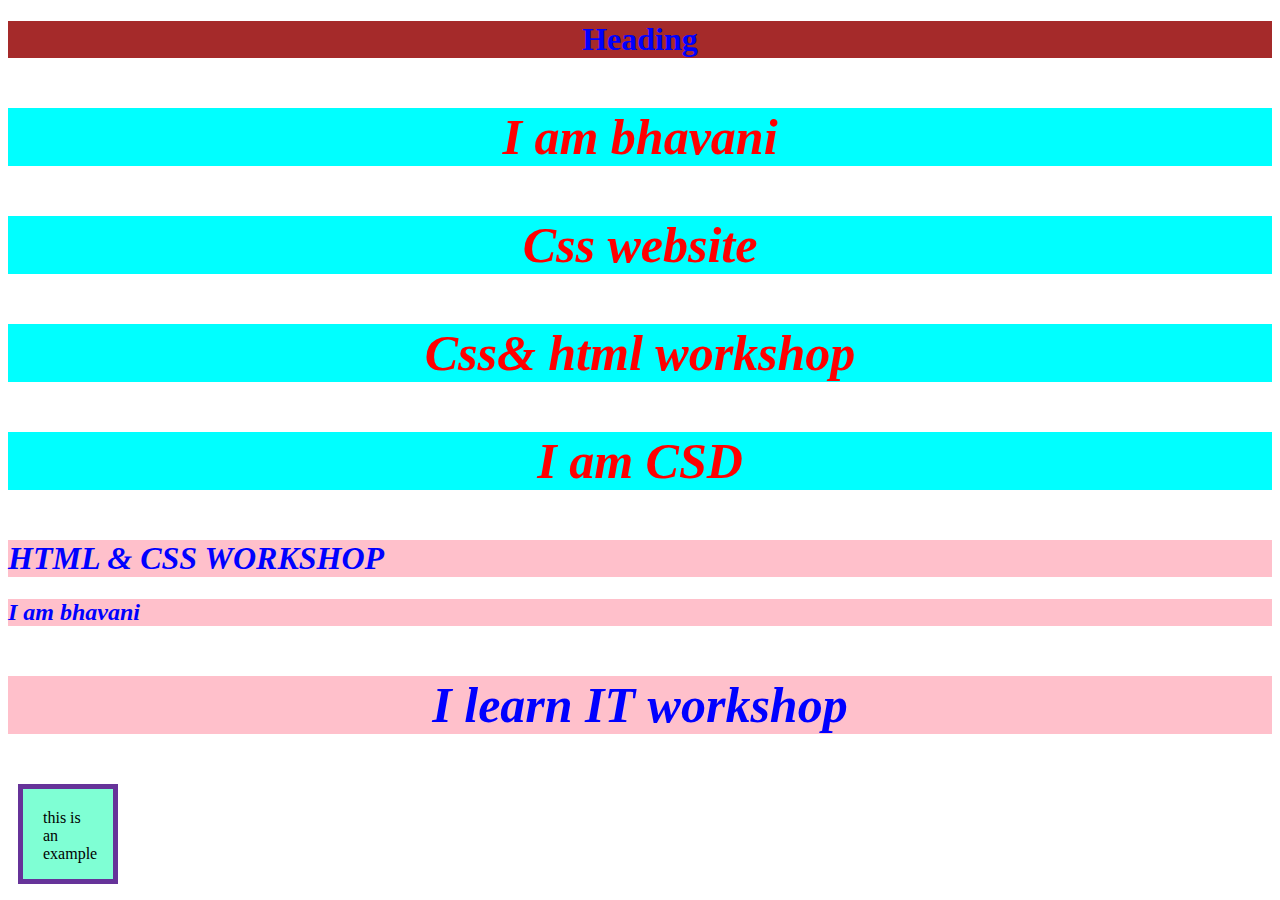
<file: index.html>
<!DOCTYPE html>
<html lang="en">
<head>
    <meta charset="UTF-8">
    <meta name="viewport" content="width=device-width, initial-scale=1.0">
    <title>Document</title>

    <style>
        p{
            color: red;
            font-size: 50px;
            background-color:aqua;
            text-align: center;
            font-weight: bold;
            text-decoration: dotted;
            font-style: italic;        
        }
        .intro{
            color:blue;
            font-weight: bolder;
            background-color: pink;
            font-style: oblique;
            font: weight 50px;
            text-decoration: double; 
        }
        .box{
            width: 50px;
            height: 50px;
            padding: 20px;
            border: 5px solid rebeccapurple;
            margin: 10px;
            background-color: aquamarine;
        }
    </style>
</head>
<body>
    
    <h1 style="color: blue; background-color: brown; font-size:   'Courier New', Courier, monospace; text-align: center; ">Heading</h1>
                                                                                                                                                                                               



    <p>I am bhavani</p>
     <p>Css website</p>  
     <p>Css& html workshop</p>
     <p>I am CSD</p> 
     <h1 class="intro">HTML & CSS WORKSHOP</h1>
     <h2 class="intro">I am bhavani</h2>
     <P class="intro">I learn IT workshop</P>
     <div class="box">this is an example</div>
    
</body>
</file>
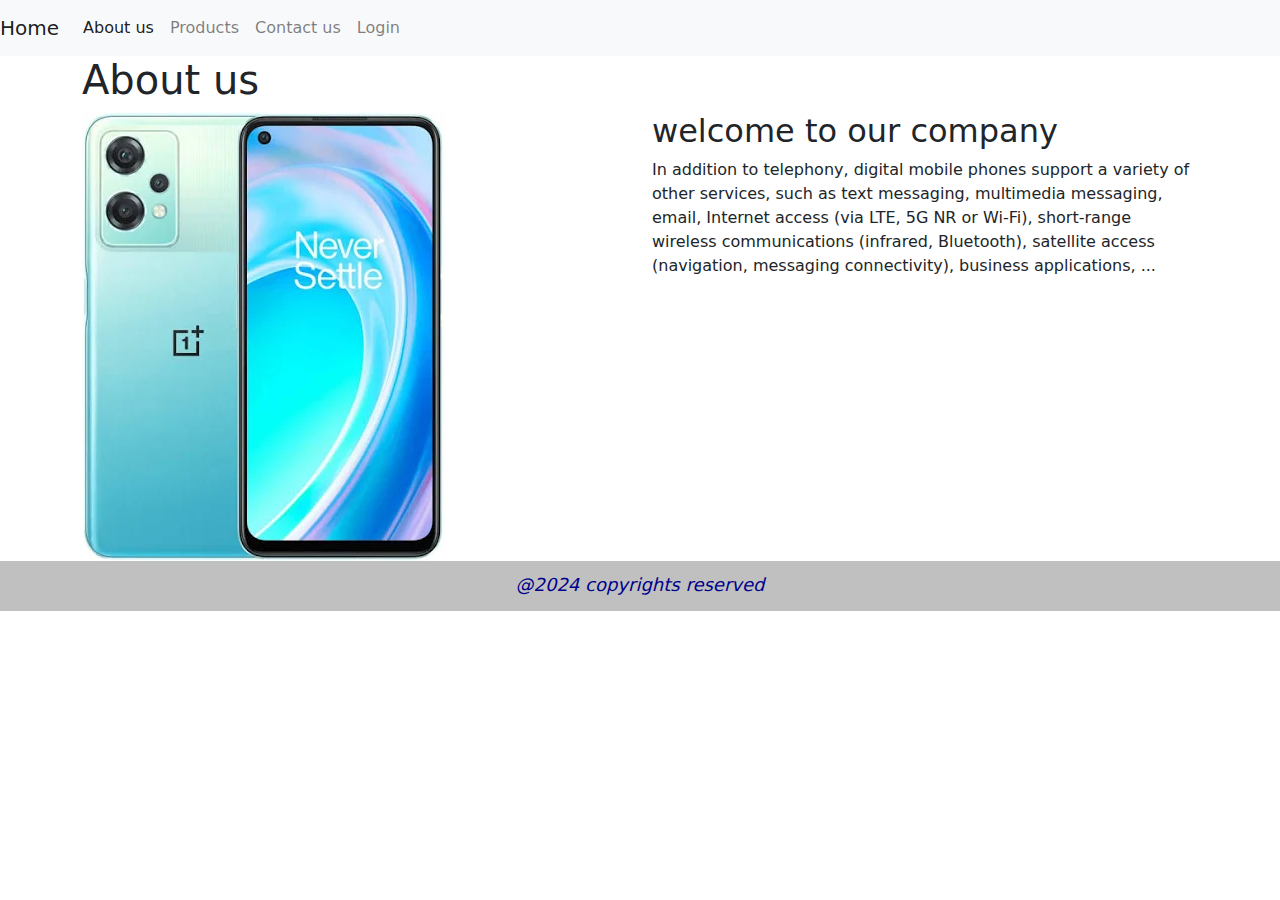
<file: aboutus1.html>
<!DOCTYPE html>
<html lang="en">
<head>
    <meta charset="UTF-8">
    <meta name="viewport" content="width=device-width, initial-scale=1.0">
    <title>About Us</title>
    <script src="https://code.jquery.com/jquery-3.4.1.slim.min.js" integrity="sha384-J6qa4849blE2+poT4WnyKhv5vZF5SrPo0iEjwBvKU7imGFAV0wwj1yYfoRSJoZ+n" crossorigin="anonymous"></script>
<script src="https://cdn.jsdelivr.net/npm/popper.js@1.16.0/dist/umd/popper.min.js" integrity="sha384-Q6E9RHvbIyZFJoft+2mJbHaEWldlvI9IOYy5n3zV9zzTtmI3UksdQRVvoxMfooAo" crossorigin="anonymous"></script>
<script src="https://cdn.jsdelivr.net/npm/bootstrap@4.4.1/dist/js/bootstrap.min.js" integrity="sha384-wfSDF2E50Y2D1uUdj0O3uMBJnjuUD4Ih7YwaYd1iqfktj0Uod8GCExl3Og8ifwB6" crossorigin="anonymous"></script>
<link rel="stylesheet" href="https://cdn.jsdelivr.net/npm/bootstrap@4.4.1/dist/css/bootstrap.min.css" integrity="sha384-Vkoo8x4CGsO3+Hhxv8T/Q5PaXtkKtu6ug5TOeNV6gBiFeWPGFN9MuhOf23Q9Ifjh" crossorigin="anonymous">
    <link rel="stylesheet" href="footer.css">
    <link rel="stylesheet" href="https://cdn.jsdelivr.net/npm/bootstrap@4.0.0/dist/css/bootstrap.min.css" integrity="sha384-Gn5384xqQ1aoWXA+058RXPxPg6fy4IWvTNh0E263XmFcJlSAwiGgFAW/dAiS6JXm" crossorigin="anonymous">
    <link rel="stylesheet" href=" https://cdn.jsdelivr.net/npm/bootstrap@5.3.3/dist/css/bootstrap.min.css">
    <link rel="stylesheet" href="#">
    <nav class="navbar navbar-expand-lg navbar-light bg-light">
      
      <a class="navbar-brand" href="aboutus1.html">Home</a>
      <button class="navbar-toggler" type="button" data-toggle="collapse" data-target="#navbarNavAltMarkup" aria-controls="navbarNavAltMarkup" aria-expanded="false" aria-label="Toggle navigation">
        <span class="navbar-toggler-icon"></span>
      </button>
      <div class="collapse navbar-collapse" id="navbarNavAltMarkup">
        <div class="navbar-nav">
          <a class="nav-item nav-link active" href="aboutus1.html">About us <span class="sr-only">(current)</span></a>
          <a class="nav-item nav-link" href="cards.html">Products</a>
          <a class="nav-item nav-link" href="contact.html">Contact us</a>
          <a class="nav-item nav-link" href="login.html">Login</a>
        </div>
      </div>
    </nav>
</head>
<body>
  <div class="container">
   <div class="about-section">
    <h1 class="text-color">About us</h1>
    <div class="row">
      <div class="col-md-6">
        <img src="img-3.webp" alt="img-4.webp" class="img"> 

      </div>
      <div class="col-md-6 text-start">
        <h2>welcome to our company</h2>
        <p>
          In addition to telephony, digital mobile phones support a variety of other services, such as text messaging, multimedia messaging, email, Internet access (via LTE, 5G NR or Wi-Fi), short-range wireless communications (infrared, Bluetooth), satellite access (navigation, messaging connectivity), business applications, ...
        </p>
      </div>

    </div>
   </div> 
  </div>
  <footer>
    <p>@2024 copyrights reserved <div class=flowers></div></p>
   </footer> 
</body>

</html>
</file>
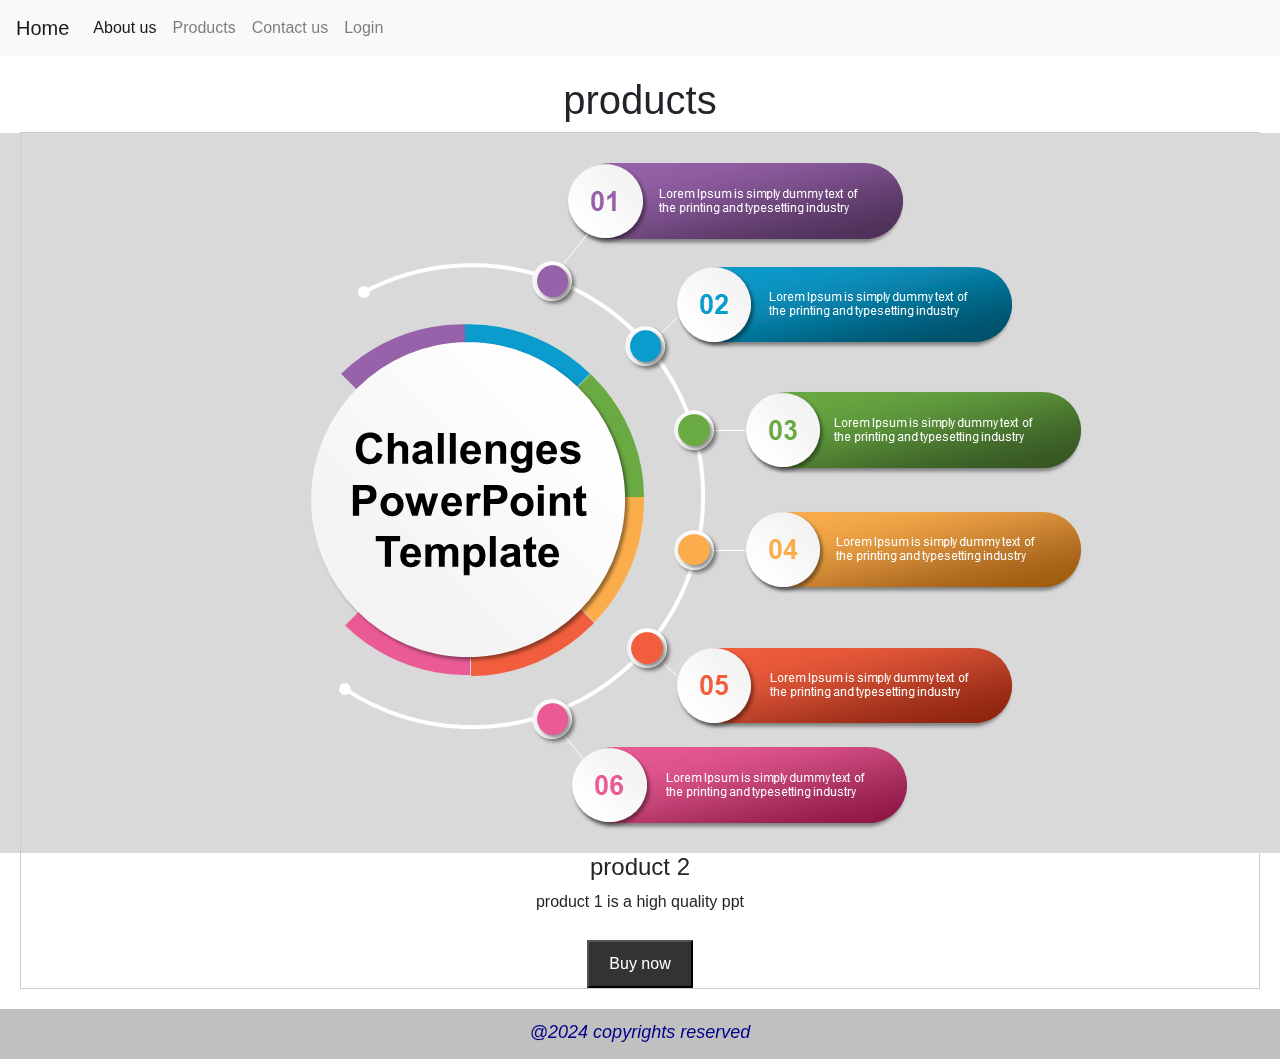
<file: cards.html>
<!DOCTYPE html>
<html lang="en">
<head>
    <meta charset="UTF-8">
    <meta name="viewport" content="width=device-width, initial-scale=1.0">
    <title>Document</title>
    <script src="https://code.jquery.com/jquery-3.4.1.slim.min.js" integrity="sha384-J6qa4849blE2+poT4WnyKhv5vZF5SrPo0iEjwBvKU7imGFAV0wwj1yYfoRSJoZ+n" crossorigin="anonymous"></script>
<script src="https://cdn.jsdelivr.net/npm/popper.js@1.16.0/dist/umd/popper.min.js" integrity="sha384-Q6E9RHvbIyZFJoft+2mJbHaEWldlvI9IOYy5n3zV9zzTtmI3UksdQRVvoxMfooAo" crossorigin="anonymous"></script>
<script src="https://cdn.jsdelivr.net/npm/bootstrap@4.4.1/dist/js/bootstrap.min.js" integrity="sha384-wfSDF2E50Y2D1uUdj0O3uMBJnjuUD4Ih7YwaYd1iqfktj0Uod8GCExl3Og8ifwB6" crossorigin="anonymous"></script>
<link rel="stylesheet" href="https://cdn.jsdelivr.net/npm/bootstrap@4.4.1/dist/css/bootstrap.min.css" integrity="sha384-Vkoo8x4CGsO3+Hhxv8T/Q5PaXtkKtu6ug5TOeNV6gBiFeWPGFN9MuhOf23Q9Ifjh" crossorigin="anonymous">
    <link rel="stylesheet" href="cards.css">
    <link rel="stylesheet" href="footer.css">
     <link rel="stylesheet" href="https://cdn.jsdelivr.net/npm/bootstrap@4.0.0/dist/css/bootstrap.min.css" integrity="sha384-Gn5384xqQ1aoWXA+058RXPxPg6fy4IWvTNh0E263XmFcJlSAwiGgFAW/dAiS6JXm" crossorigin="anonymous">
    <nav class="navbar navbar-expand-lg navbar-light bg-light">
      
      <a class="navbar-brand" href="#">Home</a>
      <button class="navbar-toggler" type="button" data-toggle="collapse" data-target="#navbarNavAltMarkup" aria-controls="navbarNavAltMarkup" aria-expanded="false" aria-label="Toggle navigation">
        <span class="navbar-toggler-icon"></span>
      </button>
      <div class="collapse navbar-collapse" id="navbarNavAltMarkup">
        <div class="navbar-nav">
          <a class="nav-item nav-link active" href="aboutus1.html">About us <span class="sr-only">(current)</span></a>
          <a class="nav-item nav-link" href="produts.html">Products</a>
          <a class="nav-item nav-link" href="contact us.html">Contact us</a>
          <a class="nav-item nav-link" href="login.html">Login</a>
        </div>
      </div>
    </nav>
</head>
<body>
 <div class="products">
   <h1> products</h1>
<div class="product-grid">
   <div class="product-card">
    <img src="image-5.png" alt="image-1">
    <h4> product 1</h4>
    <p> product 1 is a high quality ppt</p>
    <button>Buy now</button>
   </div> 
   <div class="product-card">
    <img src="image-5.png" alt="image-1">
    <h4> product 2</h4>
    <p> product 1 is a high quality ppt</p>
    <button>Buy now</button>
   </div>
   <div class="product-card">
    <img src="image-5.png" alt="image-1">
    <h4> product 2</h4>
    <p> product 1 is a high quality ppt</p>
    <button>Buy now</button>
   </div>
</div>
</div>
<footer>
   <p>@2024 copyrights reserved <div class=flowers></div></p>
  </footer> 
</body>
</html>
</file>
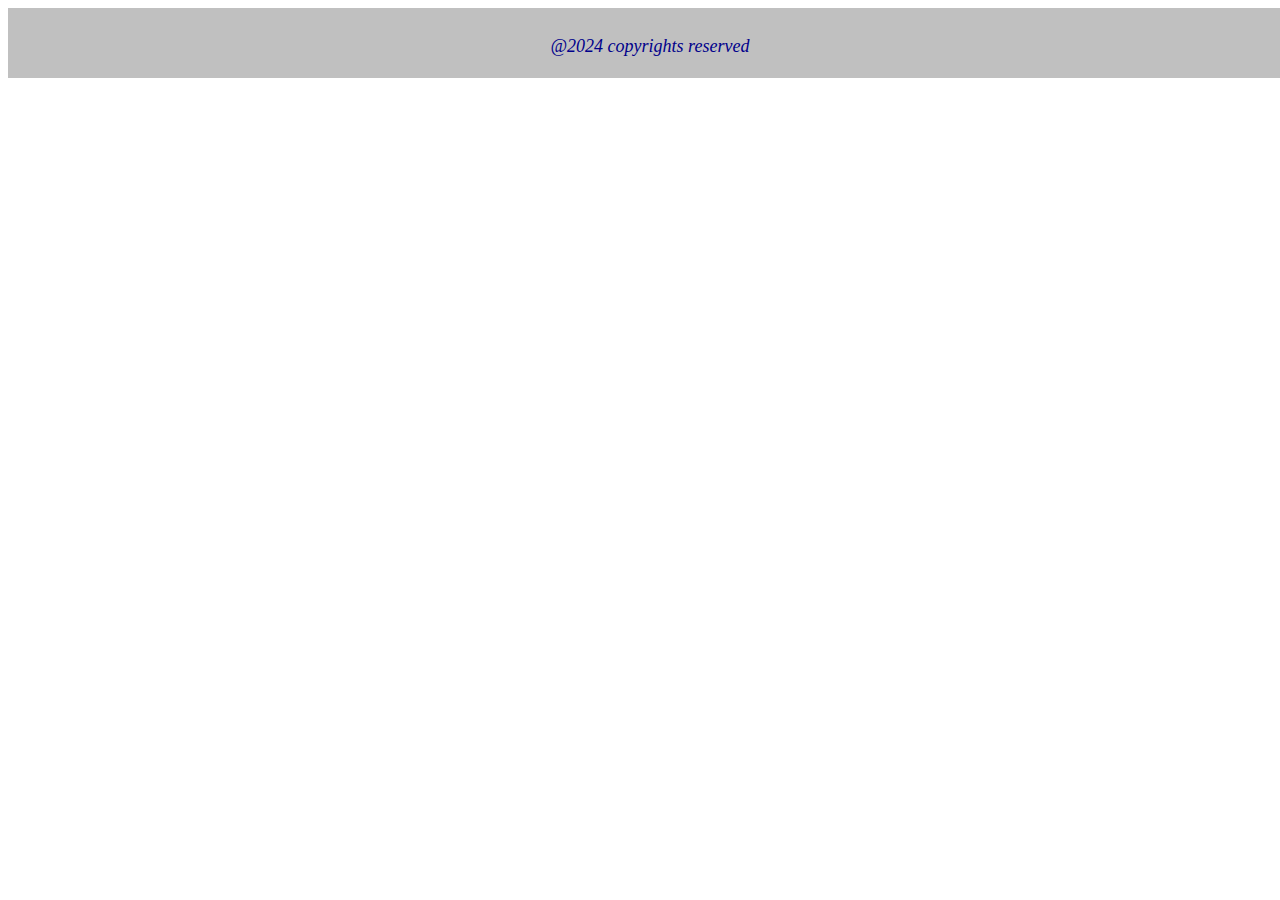
<file: footer.html>
<!DOCTYPE html>
<html lang="en">
<head>
    <meta charset="UTF-8">
    <meta name="viewport" content="width=device-width, initial-scale=1.0">
    <title>Document</title>
    <link rel="stylesheet" href="footer.css">
</head>
<body>
   <footer>
    <p>@2024 copyrights reserved <div class=flowers></div></p>
   </footer> 
</body>
</html>
</file>
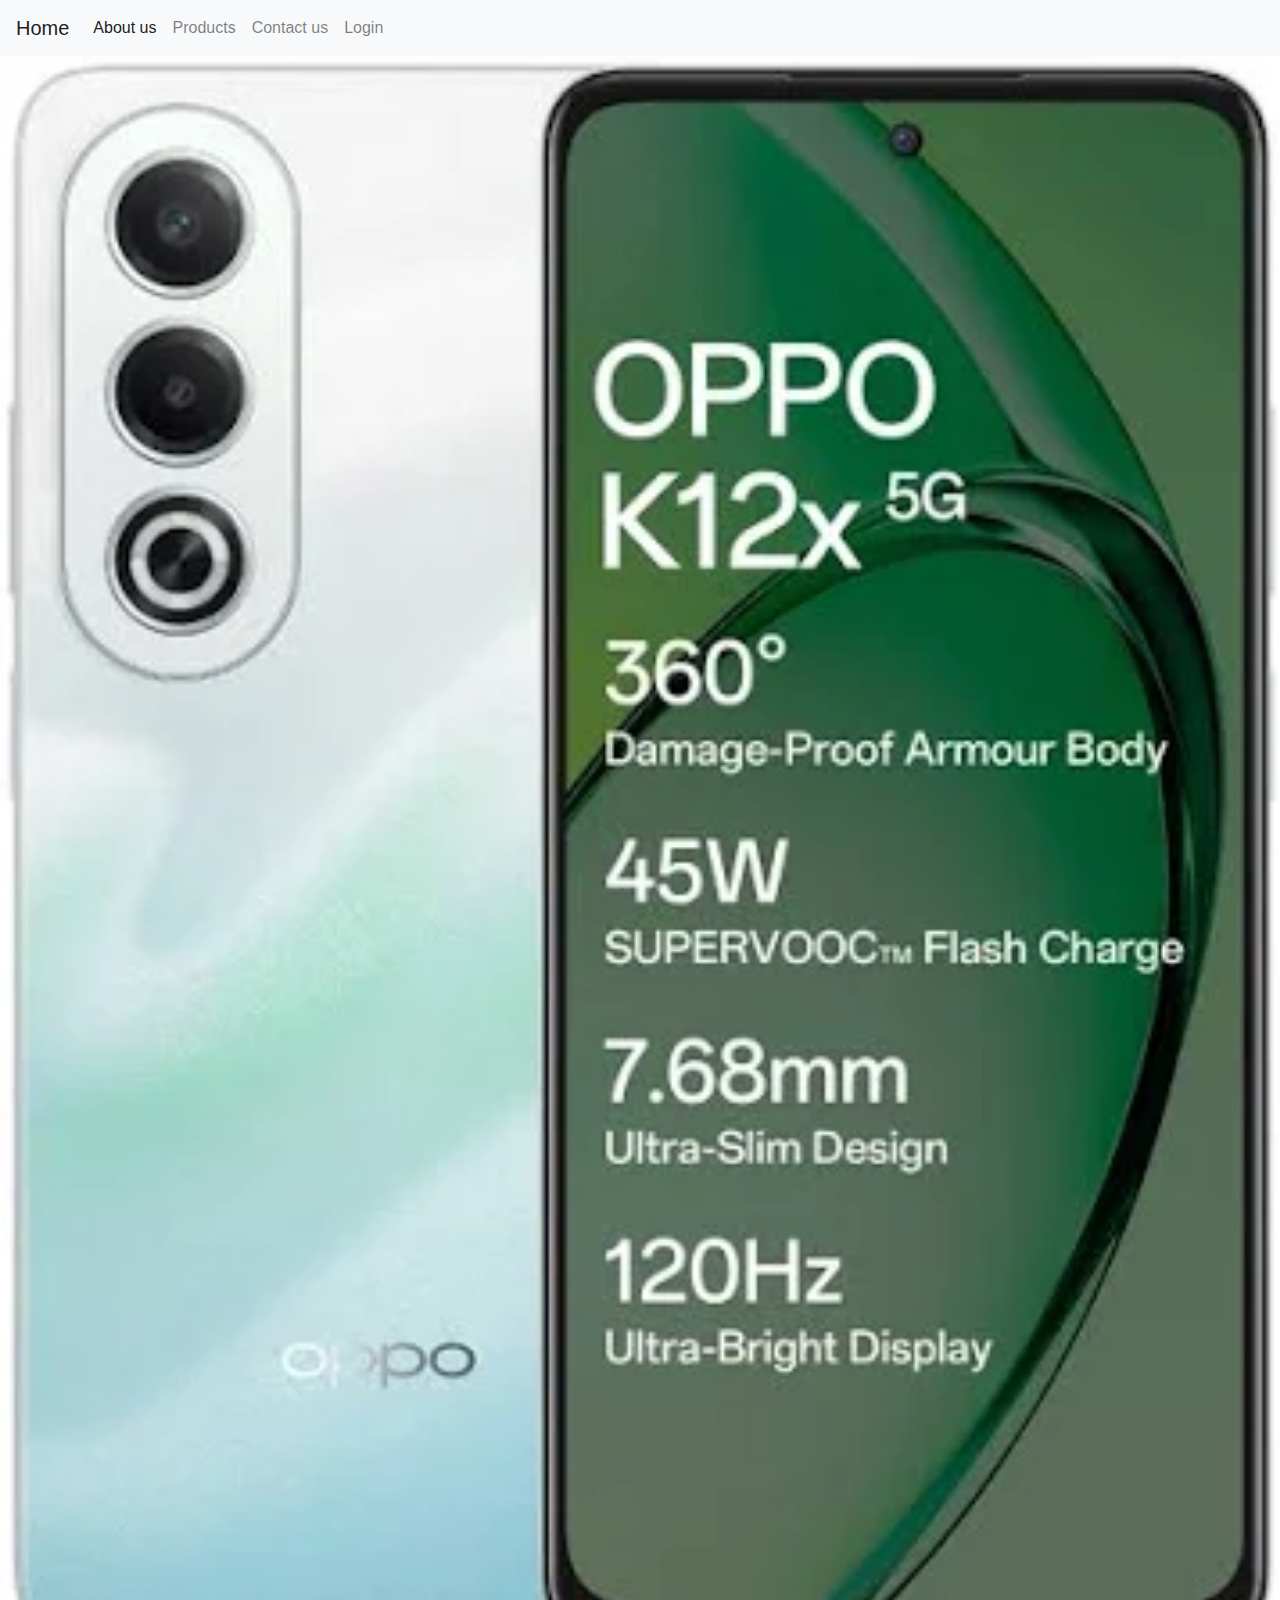
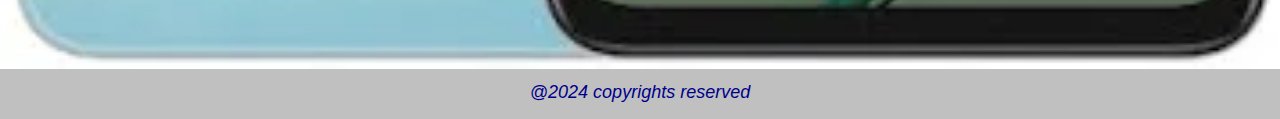
<file: home.html>
<!DOCTYPE html>
<html lang="en">
<head>
    <meta charset="UTF-8">
    <meta name="viewport" content="width=device-width, initial-scale=1.0">
    <title>Document</title>
    <link rel="stylesheet" href="footer.css">
    <link rel="stylesheet" href="https://cdn.jsdelivr.net/npm/bootstrap@4.0.0/dist/css/bootstrap.min.css" integrity="sha384-Gn5384xqQ1aoWXA+058RXPxPg6fy4IWvTNh0E263XmFcJlSAwiGgFAW/dAiS6JXm" crossorigin="anonymous">
      <nav class="navbar navbar-expand-lg navbar-light bg-light">
        <a class="navbar-brand" href="home.html">Home</a>
        <button class="navbar-toggler" type="button" data-toggle="collapse" data-target="#navbarNavAltMarkup" aria-controls="navbarNavAltMarkup" aria-expanded="false" aria-label="Toggle navigation">
          <span class="navbar-toggler-icon"></span>
        </button>
        <div class="collapse navbar-collapse" id="navbarNavAltMarkup">
          <div class="navbar-nav">
            <a class="nav-item nav-link active" href="aboutus1.html">About us <span class="sr-only">(current)</span></a>
            <a class="nav-item nav-link" href="cards.html">Products</a>
            <a class="nav-item nav-link" href="contact.html">Contact us</a>
            <a class="nav-item nav-link" href="login.html">Login</a>
          </div>
        </div>
      </nav>
      
</body>

    <script src="https://code.jquery.com/jquery-3.4.1.slim.min.js" integrity="sha384-J6qa4849blE2+poT4WnyKhv5vZF5SrPo0iEjwBvKU7imGFAV0wwj1yYfoRSJoZ+n" crossorigin="anonymous"></script>
<script src="https://cdn.jsdelivr.net/npm/popper.js@1.16.0/dist/umd/popper.min.js" integrity="sha384-Q6E9RHvbIyZFJoft+2mJbHaEWldlvI9IOYy5n3zV9zzTtmI3UksdQRVvoxMfooAo" crossorigin="anonymous"></script>
<script src="https://cdn.jsdelivr.net/npm/bootstrap@4.4.1/dist/js/bootstrap.min.js" integrity="sha384-wfSDF2E50Y2D1uUdj0O3uMBJnjuUD4Ih7YwaYd1iqfktj0Uod8GCExl3Og8ifwB6" crossorigin="anonymous"></script>
<link rel="stylesheet" href="https://cdn.jsdelivr.net/npm/bootstrap@4.4.1/dist/css/bootstrap.min.css" integrity="sha384-Vkoo8x4CGsO3+Hhxv8T/Q5PaXtkKtu6ug5TOeNV6gBiFeWPGFN9MuhOf23Q9Ifjh" crossorigin="anonymous">
    
</head>
<body>
    <div id="carouselExampleSlidesOnly" class="carousel slide" data-ride="carousel">
        <div class="carousel-inner">
          <div class="carousel-item active">
            <img class="d-block w-100" src="img-oppo.webp" alt="First slide">
          </div>
          <div class="carousel-item">
            <img class="d-block w-100" src="img-vivo.jpg" alt="Second slide">
          </div>
          <div class="carousel-item">
            <img class="d-block w-100" src="img-5.webp" alt="Third slide">
          </div>
        </div>
      </div>
      <footer>
        <p>@2024 copyrights reserved <div class=flowers></div></p>
       </footer> 
</body>
</html>
</file>
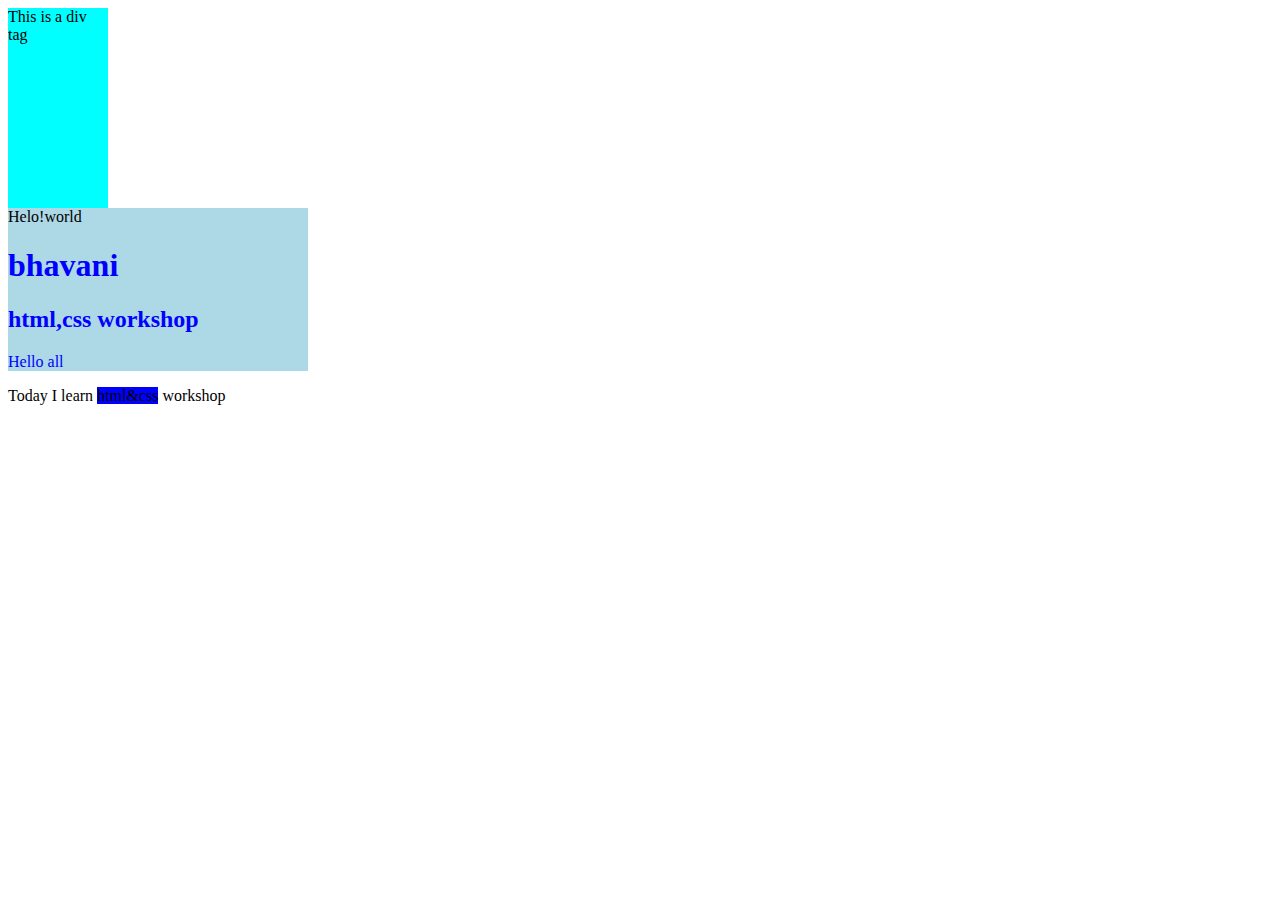
<file: lements.html>
<!DOCTYPE html>
<html lang="en">
<head>
    <meta charset="UTF-8">
    <meta name="viewport" content="width=device-width, initial-scale=1.0">
    <link rel="stylesheet" href="elements.css">
    <title>Document</title>
</head>

<body>
  <div style="background-color: aqua; width: 100px; height: 200px;">This is a div tag</div> 
  <div class="H">
    Helo!world
  <div class="name">

  
  
    <h1>bhavani</h1>
    <h2>html,css workshop</h2>

  <div>
    <p class="good morning">Hello all</p>
  </div> 
</div>  
 <p> Today I learn <span style="background-color: blue;"> html&css</span> workshop</p> 
 
</body>
</html>
</file>
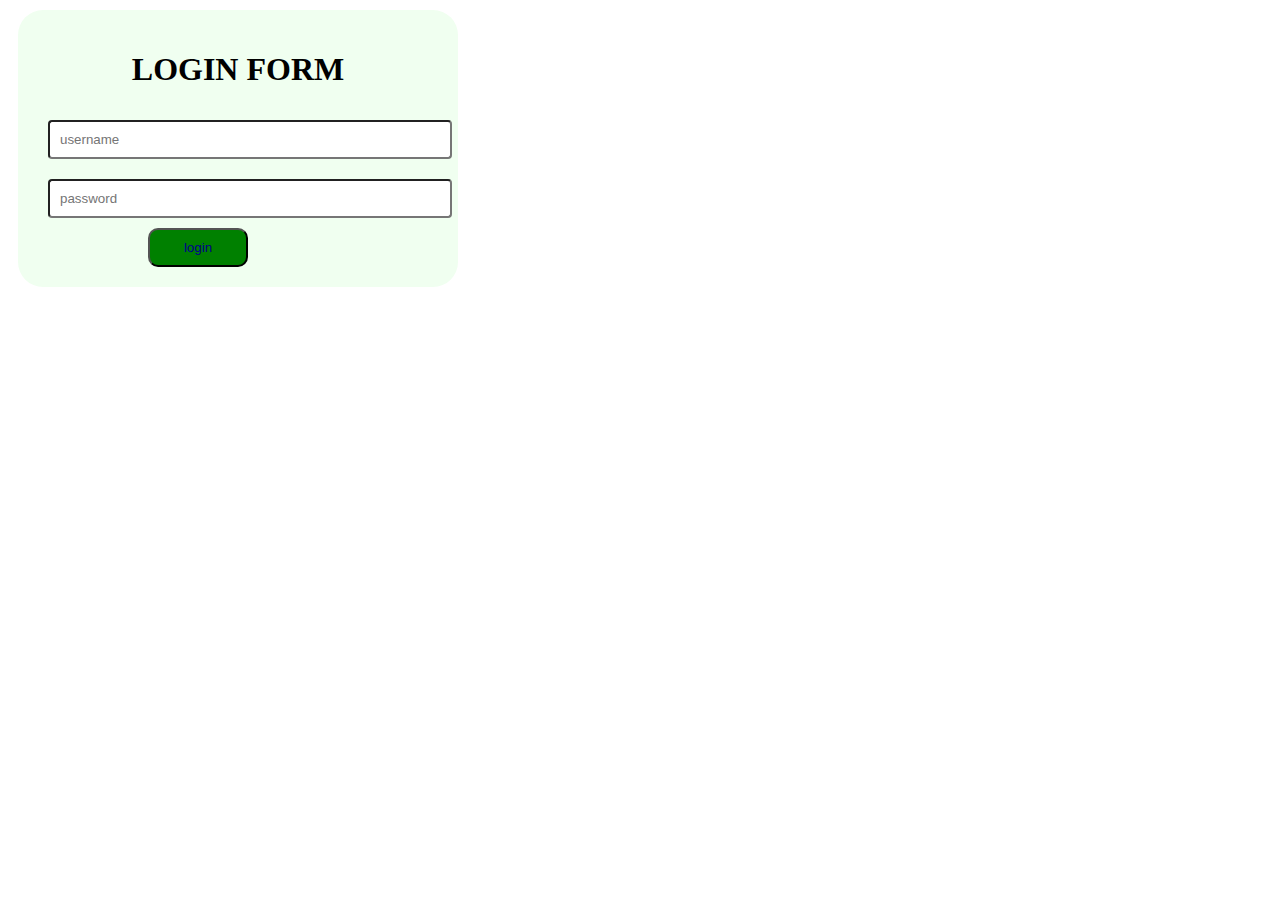
<file: login.html>
<!DOCTYPE html>
<html lang="en">
<head>
    <meta charset="UTF-8">
    <meta name="viewport" content="width=device-width, initial-scale=1.0">
    <title>Document</title>
    <link rel="stylesheet" href="login.css">
</head>
<body>
   <div class="login-container">
    <h1>LOGIN FORM</h1>
    <input type="text" placeholder="username"><br>
    <input type="password" placeholder="password"><br>
    <button>login</button>
   </div> 
</body>
</html>
</file>
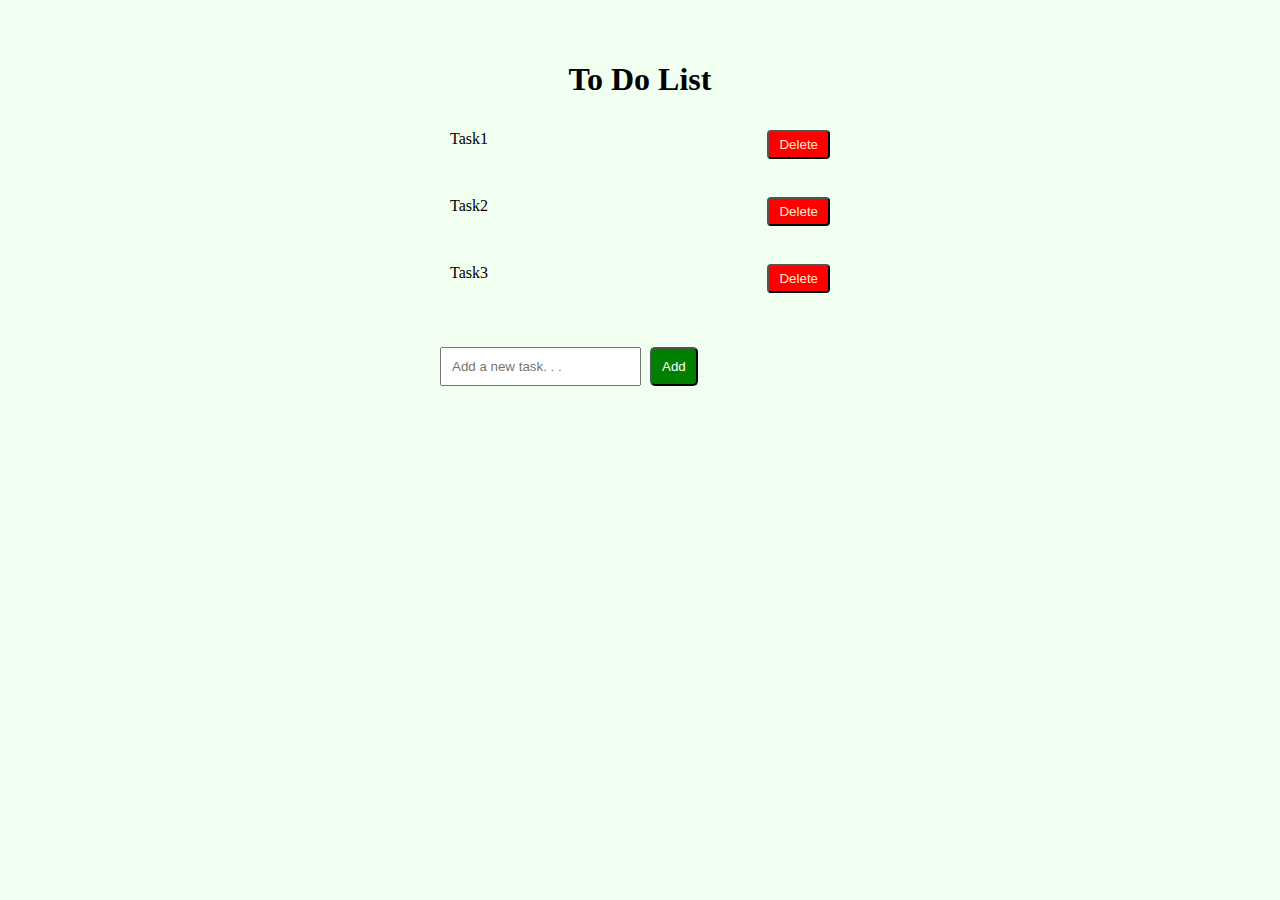
<file: todo .html>
<!DOCTYPE html>
<html lang="en">
<head>
    <meta charset="UTF-8">
    <meta name="viewport" content="width=device-width, initial-scale=1.0">
    <title>Document</title>
    <link rel="stylesheet" href=todo.css>
</head>
<body>
 <div class="todo">
    <h1>To Do List</h1>
    <ul>
        <li>Task1 <button class="delete-button" onclick="alert('deleted')">Delete</button></li><br>
        <li>Task2 <button class="delete-button" onclick="alert('deleted')">Delete</button></li><br>
        <li>Task3 <button class="delete-button" onclick="alert('deleted')">Delete</button></li><br>
        
    </ul>
    <input type="text" placeholder="Add a new task. . .">
    <button class="add-button">Add</button>

 </div>   
</body>
</html>
</file>
<file: footer.css>
footer{
    background-color: silver;
    width: 100%;
    height: 50px;
    text-align: center;
    font-style: italic;
    padding: 10px;
    color: darkblue;
    font-size: large;
}
</file>
<file: cards.css>
.products{
    
    
    padding: 20px;
    text-align: center;

}
.product-grid{
    display: flex;
    justify-content: center;
    gap: 20px;

}

.product-card{
    border: 1px solid #ccc;
    width: 100%;
    height: auto;

}

.product-card button{
    margin-top: 10px;
    padding: 10px 20px;
    background-color: #333;
    color: white;
}

.product-card button:hover{
    background-color: #555;

}

.product-card image{
    width: 100%;
    height: auto;
}
</file>
<file: elements.css>
.H{
    background-color: lightblue;
    width: 300PX;
    height: 100PX;
}
.name{
    background-color: lightblue;
    color: blue;
}
.good morning{
    background-color: lightblue;
    color: blue;
}
</file>
<file: login.css>
.login-container{
 width: 400px;
 margin: 10px ;
 padding: 20px;
 background-color: honeydew;
 border-radius: 25px;
}

h1{
    text-align:center;

}

button{
    width: 100px;
    padding: 10px;
    color: darkblue;
    background-color: green;
    border-radius: 10px;
    margin-left: 110px;
}

input{
    width: 95%;
    padding: 10px;
    margin: 10px;
    border-radius: 4px;
}
</file>
